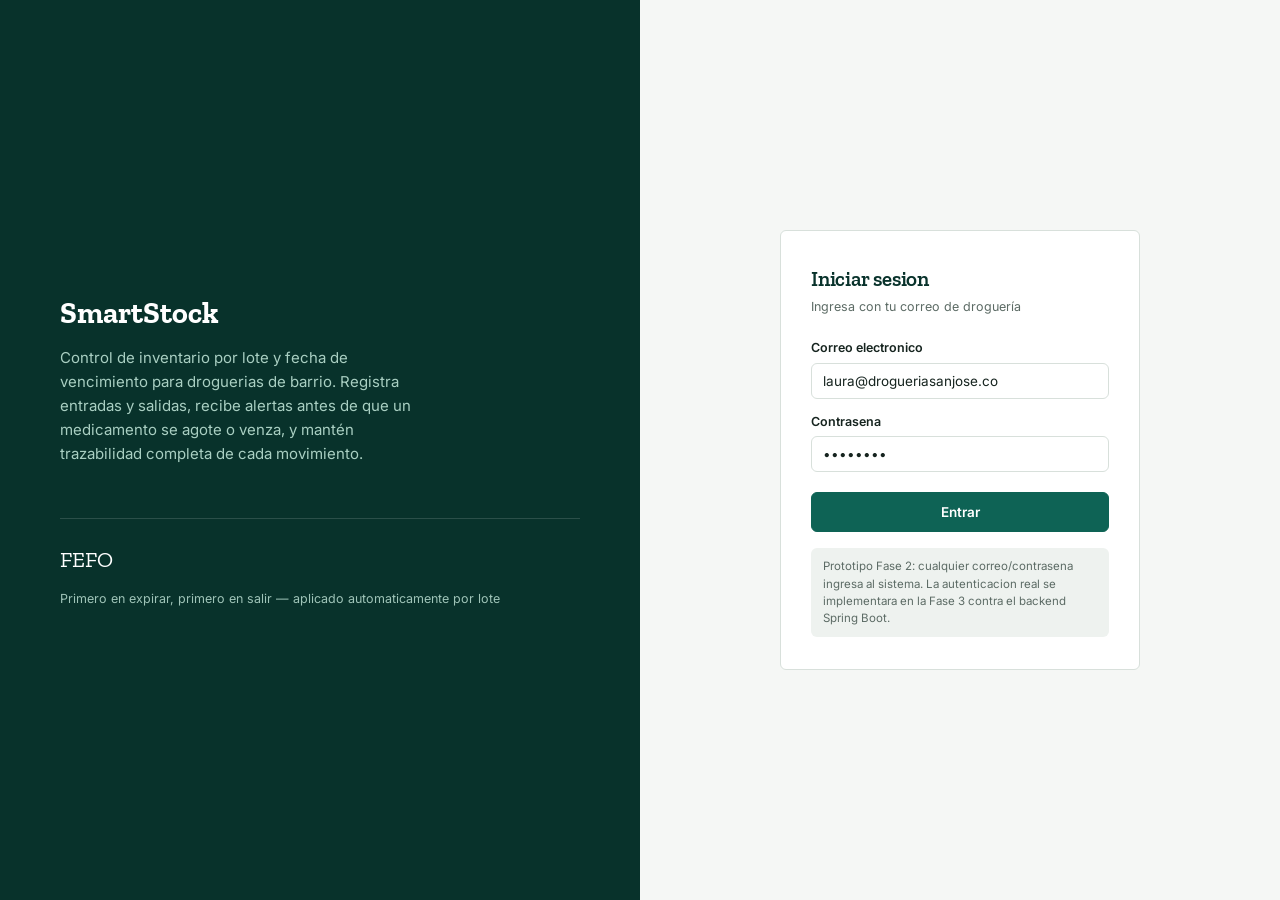
<file: frontend/index.html>
<!DOCTYPE html>
<html lang="es">
<head>
<meta charset="UTF-8">
<meta name="viewport" content="width=device-width, initial-scale=1.0">
<title>SmartStock ERP — Iniciar sesion</title>
<link rel="stylesheet" href="css/styles.css">
</head>
<body>

<div class="login-shell">
  <div class="login-side">
    <div class="mark">SmartStock</div>
    <p class="claim">
      Control de inventario por lote y fecha de vencimiento para
      droguerias de barrio. Registra entradas y salidas, recibe alertas
      antes de que un medicamento se agote o venza, y mantén trazabilidad
      completa de cada movimiento.
    </p>
    <div class="facts">
      <div class="f-title">FEFO</div>
      <div class="f-sub">Primero en expirar, primero en salir — aplicado automaticamente por lote</div>
    </div>
  </div>

  <div class="login-form-wrap">
    <div class="login-card">
      <h1>Iniciar sesion</h1>
      <p class="hint">Ingresa con tu correo de droguería</p>

      <form id="login-form">
        <div class="field">
          <label for="correo">Correo electronico</label>
          <input type="email" id="correo" placeholder="laura@drogueriasanjose.co" value="laura@drogueriasanjose.co" required>
        </div>
        <div class="field">
          <label for="password">Contrasena</label>
          <input type="password" id="password" placeholder="••••••••" value="demo1234" required>
        </div>
        <button type="submit" class="btn">Entrar</button>
      </form>

      <div class="demo-note">
        Prototipo Fase 2: cualquier correo/contrasena ingresa al sistema.
        La autenticacion real se implementara en la Fase 3 contra el
        backend Spring Boot.
      </div>
    </div>
  </div>
</div>

<script src="js/data/mock-data.js"></script>
<script src="js/models/usuario.js"></script>
<script src="js/controllers/authController.js"></script>
</body>
</html>
</file>
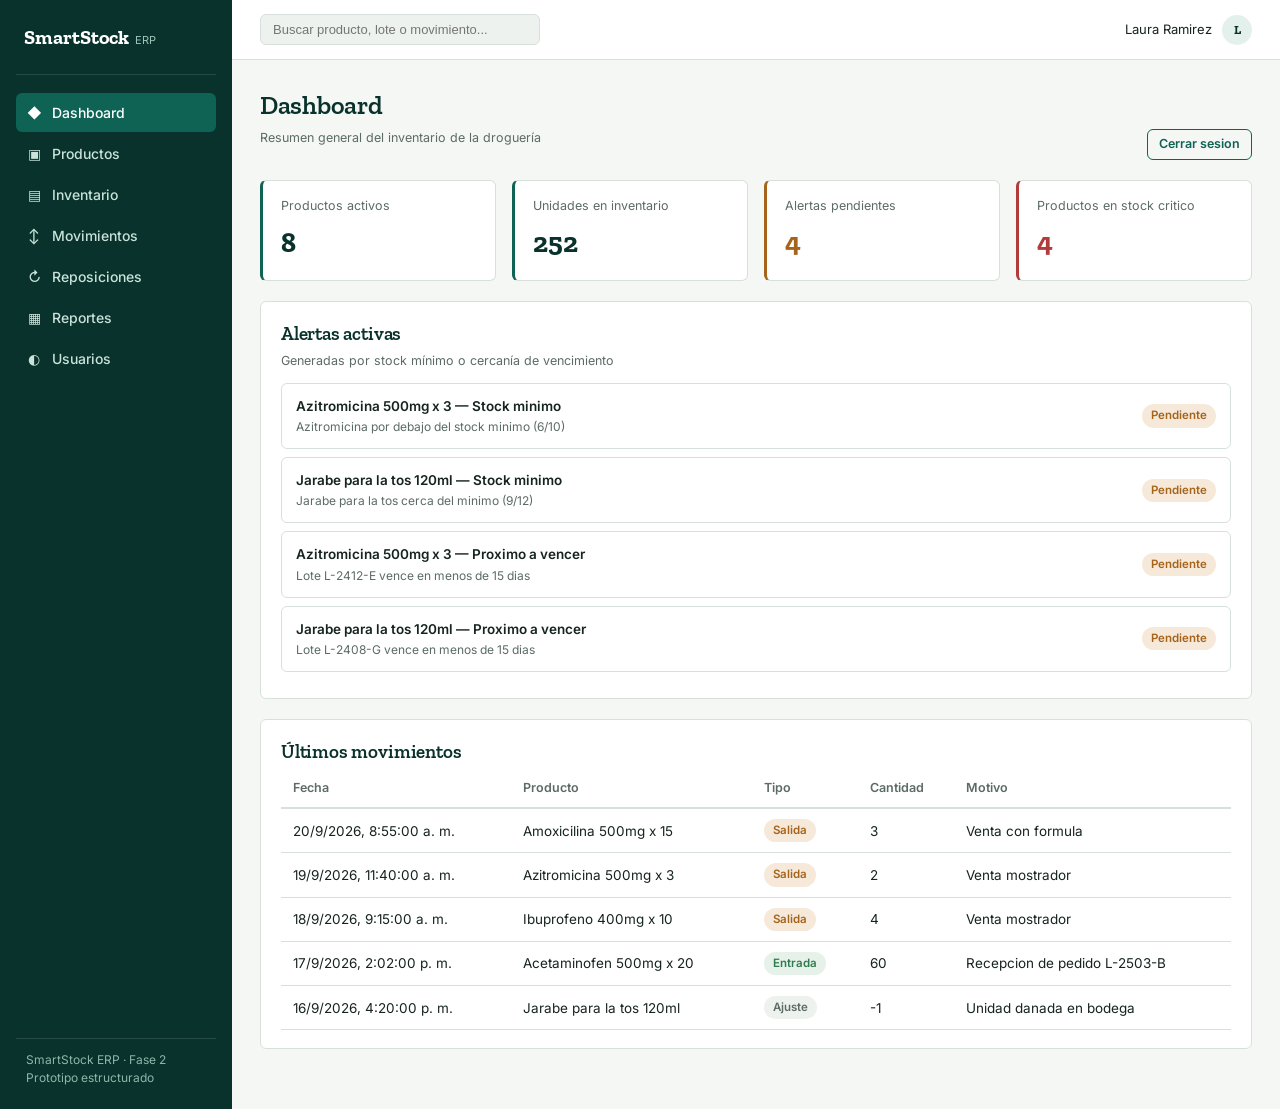
<file: frontend/pages/dashboard.html>
<!DOCTYPE html>
<html lang="es">
<head>
<meta charset="UTF-8">
<meta name="viewport" content="width=device-width, initial-scale=1.0">
<title>SmartStock ERP — Dashboard</title>
<link rel="stylesheet" href="../css/styles.css">
</head>
<body>

<div class="app-shell">
  <aside class="sidebar">
    <div class="brand">
      <span class="mark">SmartStock</span>
      <span class="tag">ERP</span>
    </div>
    <nav>
      <a href="dashboard.html"><span class="icon">◆</span> Dashboard</a>
      <a href="productos.html"><span class="icon">▣</span> Productos</a>
      <a href="inventario.html"><span class="icon">▤</span> Inventario</a>
      <a href="movimientos.html"><span class="icon">↕</span> Movimientos</a>
      <a href="reposiciones.html"><span class="icon">↻</span> Reposiciones</a>
      <a href="reportes.html"><span class="icon">▦</span> Reportes</a>
      <a href="usuarios.html"><span class="icon">◐</span> Usuarios</a>
    </nav>
    <div class="sidebar-foot">
      SmartStock ERP · Fase 2<br>Prototipo estructurado
    </div>
  </aside>

  <div class="main">
    <header class="topbar">
      <input class="search" type="text" placeholder="Buscar producto, lote o movimiento...">
      <div class="user">
        <span id="user-label">Cargando...</span>
        <div class="avatar" id="user-avatar">?</div>
      </div>
    </header>

    <main class="content">
      <div class="content-header">
        <div>
          <h1>Dashboard</h1>
          <p class="mt-0 text-muted">Resumen general del inventario de la droguería</p>
        </div>
        <a href="../index.html" class="btn btn-outline btn-sm">Cerrar sesion</a>
      </div>

      <div class="stat-row" id="dashboard-stats"></div>

      <div class="panel">
        <h2>Alertas activas</h2>
        <p class="mt-0 text-muted">Generadas por stock mínimo o cercanía de vencimiento</p>
        <div id="dashboard-alertas"></div>
      </div>

      <div class="panel">
        <h2>Últimos movimientos</h2>
        <div id="dashboard-movimientos"></div>
      </div>
    </main>
  </div>
</div>

<script src="../js/data/mock-data.js"></script>
<script src="../js/models/producto.js"></script>
<script src="../js/models/lote.js"></script>
<script src="../js/models/alerta.js"></script>
<script src="../js/models/usuario.js"></script>
<script src="../js/views/render.js"></script>
<script src="../js/controllers/navController.js"></script>
<script>
document.addEventListener("DOMContentLoaded", () => {
  const totalProductos = MOCK_PRODUCTOS.length;
  const totalUnidades = MOCK_INVENTARIO.reduce((acc, i) => acc + i.cantidad_actual, 0);
  const alertasPendientes = MOCK_ALERTAS.filter(a => a.estado === "pendiente");
  const productosEnCritico = MOCK_INVENTARIO.filter(i => {
    const p = MOCK_PRODUCTOS.find(x => x.id_producto === i.id_producto);
    return Producto.estadoStock(i.cantidad_actual, p.stock_minimo) === "critical";
  }).length;

  RenderView.statCards("dashboard-stats", [
    { label: "Productos activos", value: totalProductos },
    { label: "Unidades en inventario", value: totalUnidades },
    { label: "Alertas pendientes", value: alertasPendientes.length, estado: alertasPendientes.length ? "warning" : null },
    { label: "Productos en stock critico", value: productosEnCritico, estado: productosEnCritico ? "critical" : null },
  ]);

  RenderView.alertList("dashboard-alertas", alertasPendientes, MOCK_PRODUCTOS);

  const ultimos = [...MOCK_MOVIMIENTOS].sort((a, b) => new Date(b.fecha) - new Date(a.fecha)).slice(0, 5);
  const filas = ultimos.map(m => {
    const prod = MOCK_PRODUCTOS.find(p => p.id_producto === m.id_producto);
    const tipoBadge = {
      entrada: RenderView.badge("Entrada", "ok"),
      salida: RenderView.badge("Salida", "warning"),
      ajuste: RenderView.badge("Ajuste", "neutral"),
    }[m.tipo_movimiento];
    return [new Date(m.fecha).toLocaleString("es-CO"), prod.nombre, tipoBadge, m.cantidad, m.motivo];
  });
  RenderView.table("dashboard-movimientos", ["Fecha", "Producto", "Tipo", "Cantidad", "Motivo"], filas);
});
</script>
</body>
</html>
</file>
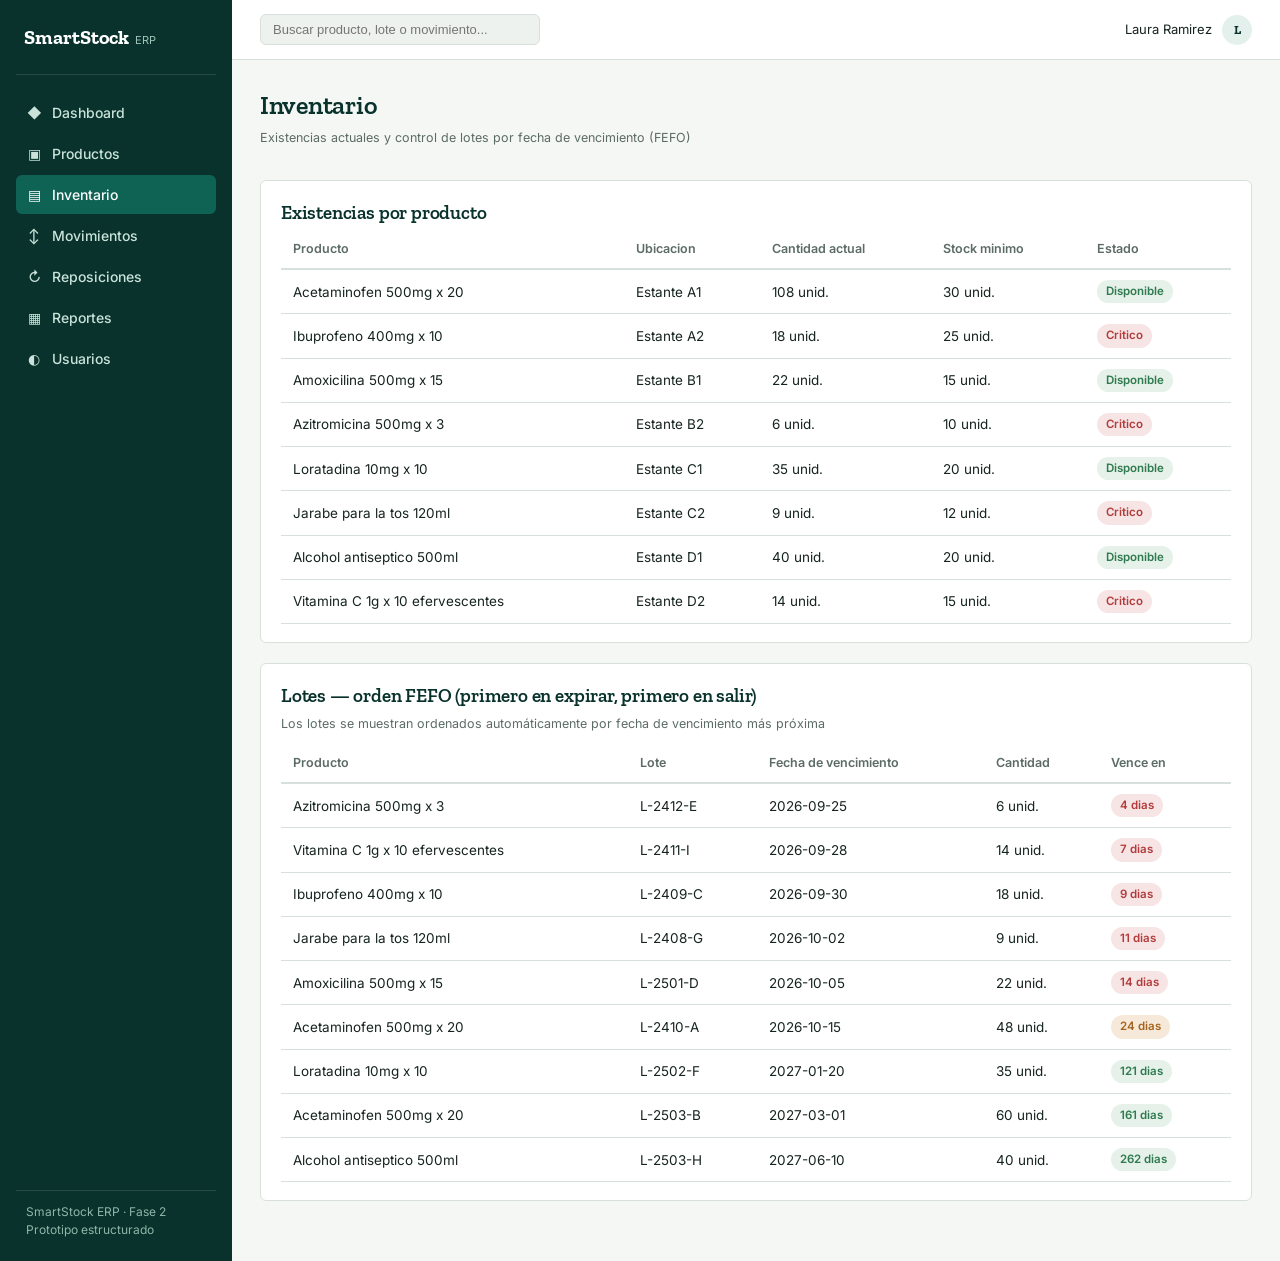
<file: frontend/pages/inventario.html>
<!DOCTYPE html>
<html lang="es">
<head>
<meta charset="UTF-8">
<meta name="viewport" content="width=device-width, initial-scale=1.0">
<title>SmartStock ERP — Inventario</title>
<link rel="stylesheet" href="../css/styles.css">
</head>
<body>

<div class="app-shell">
  <aside class="sidebar">
    <div class="brand"><span class="mark">SmartStock</span><span class="tag">ERP</span></div>
    <nav>
      <a href="dashboard.html"><span class="icon">◆</span> Dashboard</a>
      <a href="productos.html"><span class="icon">▣</span> Productos</a>
      <a href="inventario.html"><span class="icon">▤</span> Inventario</a>
      <a href="movimientos.html"><span class="icon">↕</span> Movimientos</a>
      <a href="reposiciones.html"><span class="icon">↻</span> Reposiciones</a>
      <a href="reportes.html"><span class="icon">▦</span> Reportes</a>
      <a href="usuarios.html"><span class="icon">◐</span> Usuarios</a>
    </nav>
    <div class="sidebar-foot">SmartStock ERP · Fase 2<br>Prototipo estructurado</div>
  </aside>

  <div class="main">
    <header class="topbar">
      <input class="search" type="text" placeholder="Buscar producto, lote o movimiento...">
      <div class="user"><span id="user-label">Cargando...</span><div class="avatar" id="user-avatar">?</div></div>
    </header>

    <main class="content">
      <div class="content-header">
        <div>
          <h1>Inventario</h1>
          <p class="mt-0 text-muted">Existencias actuales y control de lotes por fecha de vencimiento (FEFO)</p>
        </div>
      </div>

      <div class="panel">
        <h2>Existencias por producto</h2>
        <div id="tabla-inventario"></div>
      </div>

      <div class="panel">
        <h2>Lotes — orden FEFO (primero en expirar, primero en salir)</h2>
        <p class="mt-0 text-muted">Los lotes se muestran ordenados automáticamente por fecha de vencimiento más próxima</p>
        <div id="tabla-lotes"></div>
      </div>
    </main>
  </div>
</div>

<script src="../js/data/mock-data.js"></script>
<script src="../js/models/producto.js"></script>
<script src="../js/models/lote.js"></script>
<script src="../js/models/usuario.js"></script>
<script src="../js/views/render.js"></script>
<script src="../js/controllers/navController.js"></script>
<script src="../js/controllers/inventarioController.js"></script>
</body>
</html>
</file>
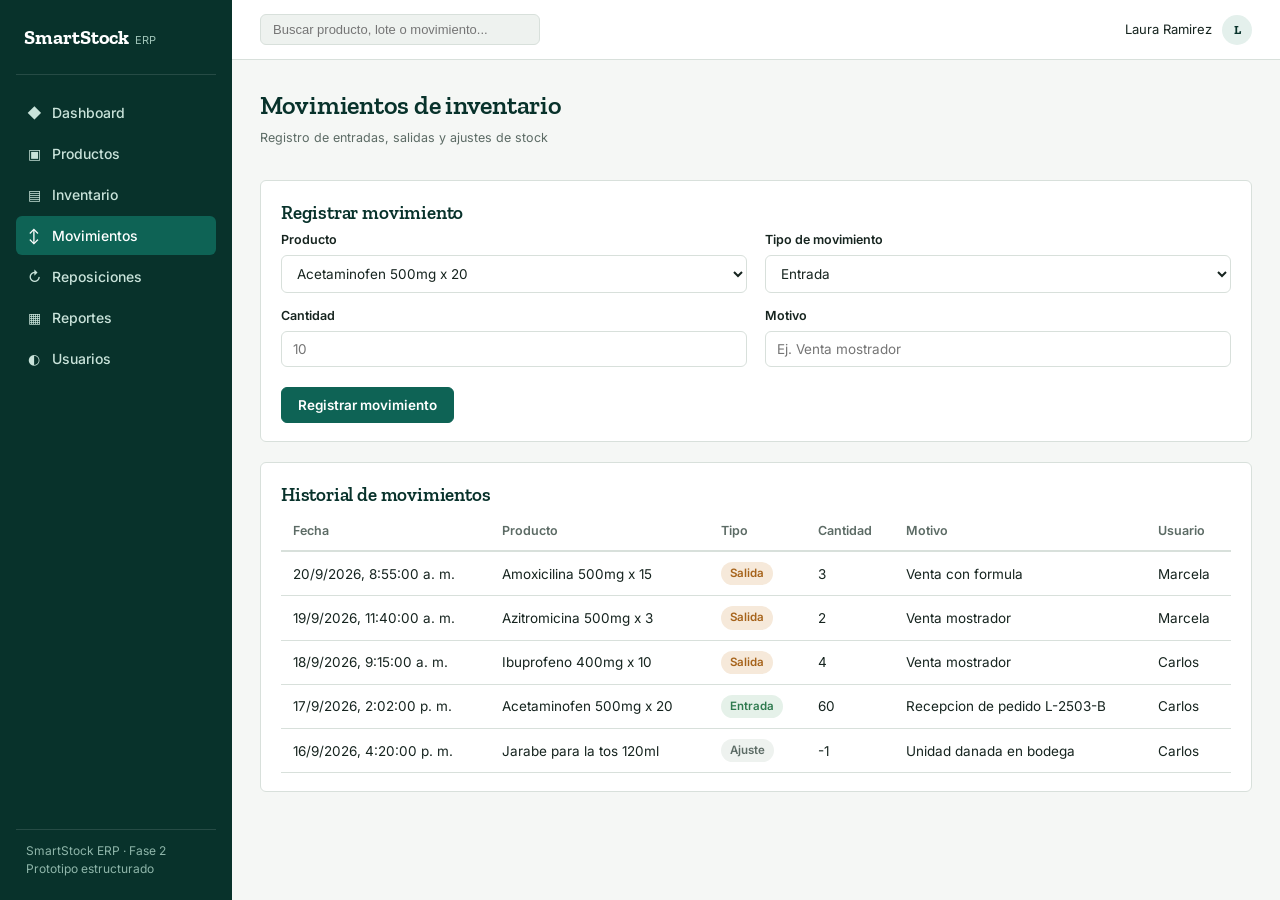
<file: frontend/pages/movimientos.html>
<!DOCTYPE html>
<html lang="es">
<head>
<meta charset="UTF-8">
<meta name="viewport" content="width=device-width, initial-scale=1.0">
<title>SmartStock ERP — Movimientos</title>
<link rel="stylesheet" href="../css/styles.css">
</head>
<body>

<div class="app-shell">
  <aside class="sidebar">
    <div class="brand"><span class="mark">SmartStock</span><span class="tag">ERP</span></div>
    <nav>
      <a href="dashboard.html"><span class="icon">◆</span> Dashboard</a>
      <a href="productos.html"><span class="icon">▣</span> Productos</a>
      <a href="inventario.html"><span class="icon">▤</span> Inventario</a>
      <a href="movimientos.html"><span class="icon">↕</span> Movimientos</a>
      <a href="reposiciones.html"><span class="icon">↻</span> Reposiciones</a>
      <a href="reportes.html"><span class="icon">▦</span> Reportes</a>
      <a href="usuarios.html"><span class="icon">◐</span> Usuarios</a>
    </nav>
    <div class="sidebar-foot">SmartStock ERP · Fase 2<br>Prototipo estructurado</div>
  </aside>

  <div class="main">
    <header class="topbar">
      <input class="search" type="text" placeholder="Buscar producto, lote o movimiento...">
      <div class="user"><span id="user-label">Cargando...</span><div class="avatar" id="user-avatar">?</div></div>
    </header>

    <main class="content">
      <div class="content-header">
        <div>
          <h1>Movimientos de inventario</h1>
          <p class="mt-0 text-muted">Registro de entradas, salidas y ajustes de stock</p>
        </div>
      </div>

      <div class="panel">
        <h2>Registrar movimiento</h2>
        <form id="form-movimiento" class="form-grid">
          <div class="field">
            <label for="mov-producto">Producto</label>
            <select id="mov-producto" required></select>
          </div>
          <div class="field">
            <label for="mov-tipo">Tipo de movimiento</label>
            <select id="mov-tipo" required>
              <option value="entrada">Entrada</option>
              <option value="salida">Salida</option>
              <option value="ajuste">Ajuste</option>
            </select>
          </div>
          <div class="field">
            <label for="mov-cantidad">Cantidad</label>
            <input type="number" id="mov-cantidad" placeholder="10" min="1" required>
          </div>
          <div class="field">
            <label for="mov-motivo">Motivo</label>
            <input type="text" id="mov-motivo" placeholder="Ej. Venta mostrador">
          </div>
          <div class="form-actions">
            <button type="submit" class="btn">Registrar movimiento</button>
          </div>
        </form>
      </div>

      <div class="panel">
        <h2>Historial de movimientos</h2>
        <div id="tabla-movimientos"></div>
      </div>
    </main>
  </div>
</div>

<script src="../js/data/mock-data.js"></script>
<script src="../js/models/usuario.js"></script>
<script src="../js/views/render.js"></script>
<script src="../js/controllers/navController.js"></script>
<script src="../js/controllers/movimientoController.js"></script>
</body>
</html>
</file>
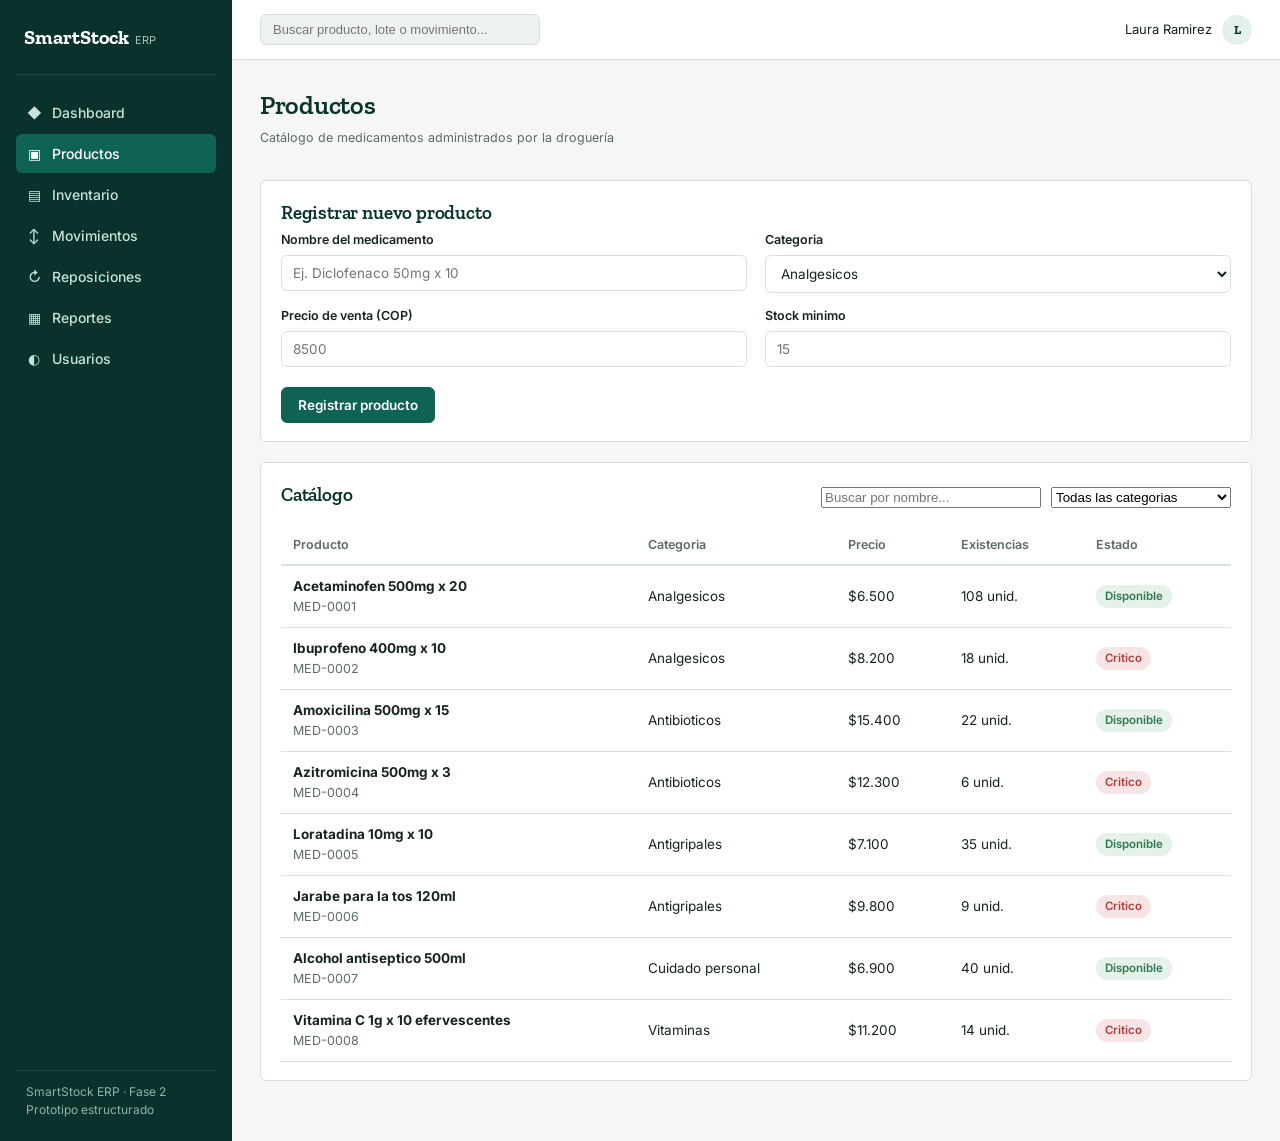
<file: frontend/pages/productos.html>
<!DOCTYPE html>
<html lang="es">
<head>
<meta charset="UTF-8">
<meta name="viewport" content="width=device-width, initial-scale=1.0">
<title>SmartStock ERP — Productos</title>
<link rel="stylesheet" href="../css/styles.css">
</head>
<body>

<div class="app-shell">
  <aside class="sidebar">
    <div class="brand"><span class="mark">SmartStock</span><span class="tag">ERP</span></div>
    <nav>
      <a href="dashboard.html"><span class="icon">◆</span> Dashboard</a>
      <a href="productos.html"><span class="icon">▣</span> Productos</a>
      <a href="inventario.html"><span class="icon">▤</span> Inventario</a>
      <a href="movimientos.html"><span class="icon">↕</span> Movimientos</a>
      <a href="reposiciones.html"><span class="icon">↻</span> Reposiciones</a>
      <a href="reportes.html"><span class="icon">▦</span> Reportes</a>
      <a href="usuarios.html"><span class="icon">◐</span> Usuarios</a>
    </nav>
    <div class="sidebar-foot">SmartStock ERP · Fase 2<br>Prototipo estructurado</div>
  </aside>

  <div class="main">
    <header class="topbar">
      <input class="search" type="text" placeholder="Buscar producto, lote o movimiento...">
      <div class="user"><span id="user-label">Cargando...</span><div class="avatar" id="user-avatar">?</div></div>
    </header>

    <main class="content">
      <div class="content-header">
        <div>
          <h1>Productos</h1>
          <p class="mt-0 text-muted">Catálogo de medicamentos administrados por la droguería</p>
        </div>
      </div>

      <div class="panel">
        <h2>Registrar nuevo producto</h2>
        <form id="form-producto" class="form-grid">
          <div class="field">
            <label for="nombre-producto">Nombre del medicamento</label>
            <input type="text" id="nombre-producto" placeholder="Ej. Diclofenaco 50mg x 10" required>
          </div>
          <div class="field">
            <label for="categoria-producto">Categoria</label>
            <select id="categoria-producto" required>
              <option value="1">Analgesicos</option>
              <option value="2">Antibioticos</option>
              <option value="3">Antigripales</option>
              <option value="4">Cuidado personal</option>
              <option value="5">Vitaminas</option>
            </select>
          </div>
          <div class="field">
            <label for="precio-producto">Precio de venta (COP)</label>
            <input type="number" id="precio-producto" placeholder="8500" min="0" required>
          </div>
          <div class="field">
            <label for="minimo-producto">Stock minimo</label>
            <input type="number" id="minimo-producto" placeholder="15" min="0" required>
          </div>
          <div class="form-actions">
            <button type="submit" class="btn">Registrar producto</button>
          </div>
        </form>
      </div>

      <div class="panel">
        <div class="flex-between" style="margin-bottom:14px;">
          <h2 class="mt-0">Catálogo</h2>
          <div style="display:flex; gap:10px;">
            <input type="text" id="buscador-producto" class="search" placeholder="Buscar por nombre..." style="width:220px;">
            <select id="filtro-categoria" class="search" style="width:180px;">
              <option value="">Todas las categorias</option>
            </select>
          </div>
        </div>
        <div id="tabla-productos"></div>
      </div>
    </main>
  </div>
</div>

<script src="../js/data/mock-data.js"></script>
<script src="../js/models/producto.js"></script>
<script src="../js/models/usuario.js"></script>
<script src="../js/views/render.js"></script>
<script src="../js/controllers/navController.js"></script>
<script src="../js/controllers/productoController.js"></script>
</body>
</html>
</file>
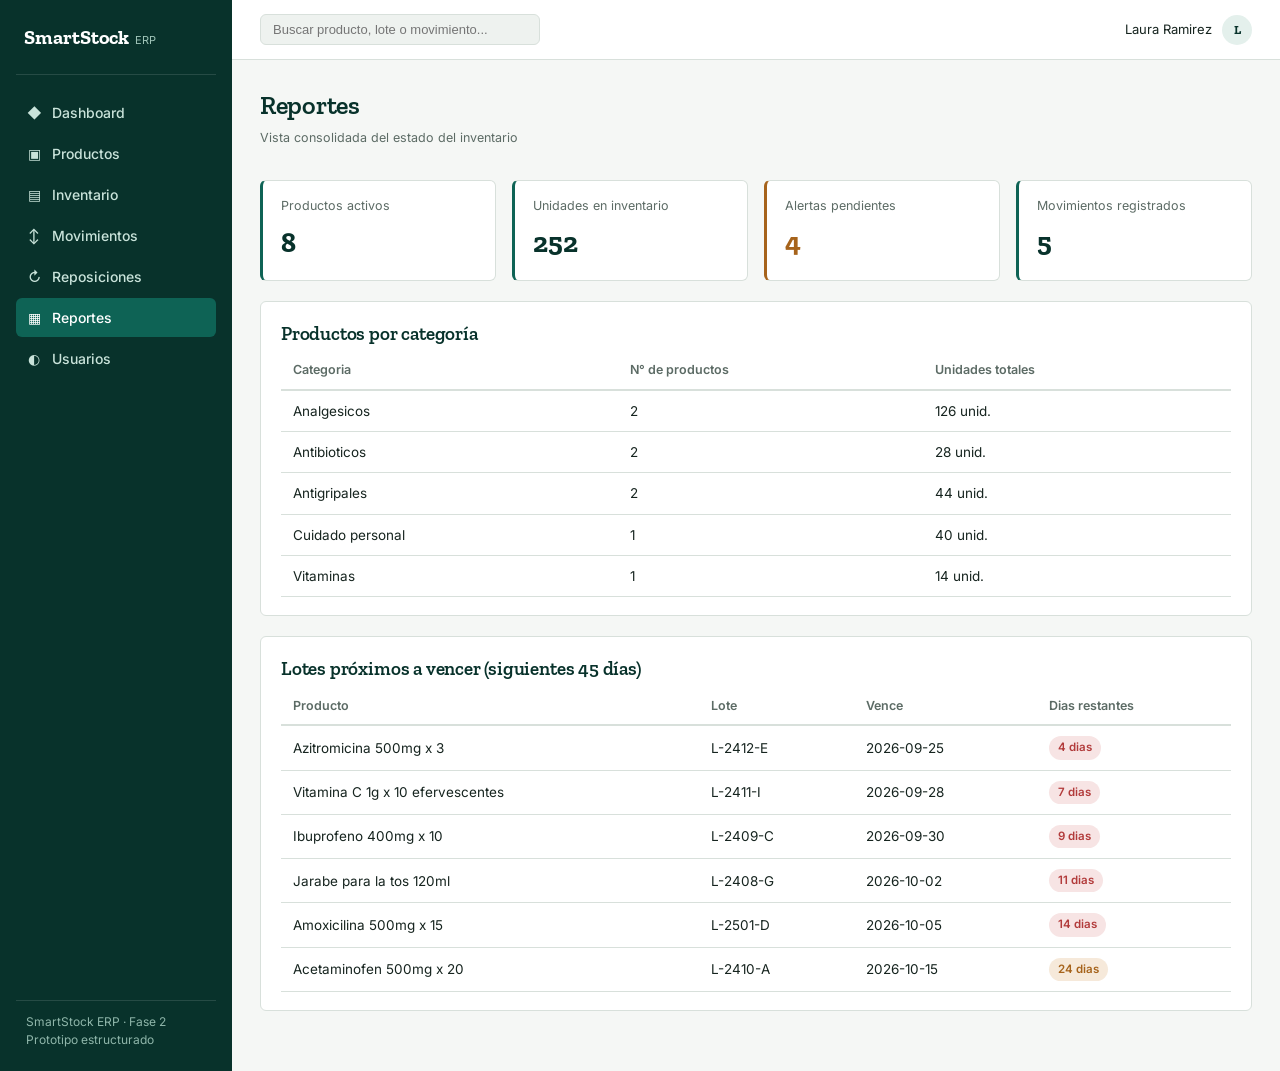
<file: frontend/pages/reportes.html>
<!DOCTYPE html>
<html lang="es">
<head>
<meta charset="UTF-8">
<meta name="viewport" content="width=device-width, initial-scale=1.0">
<title>SmartStock ERP — Reportes</title>
<link rel="stylesheet" href="../css/styles.css">
</head>
<body>

<div class="app-shell">
  <aside class="sidebar">
    <div class="brand"><span class="mark">SmartStock</span><span class="tag">ERP</span></div>
    <nav>
      <a href="dashboard.html"><span class="icon">◆</span> Dashboard</a>
      <a href="productos.html"><span class="icon">▣</span> Productos</a>
      <a href="inventario.html"><span class="icon">▤</span> Inventario</a>
      <a href="movimientos.html"><span class="icon">↕</span> Movimientos</a>
      <a href="reposiciones.html"><span class="icon">↻</span> Reposiciones</a>
      <a href="reportes.html"><span class="icon">▦</span> Reportes</a>
      <a href="usuarios.html"><span class="icon">◐</span> Usuarios</a>
    </nav>
    <div class="sidebar-foot">SmartStock ERP · Fase 2<br>Prototipo estructurado</div>
  </aside>

  <div class="main">
    <header class="topbar">
      <input class="search" type="text" placeholder="Buscar producto, lote o movimiento...">
      <div class="user"><span id="user-label">Cargando...</span><div class="avatar" id="user-avatar">?</div></div>
    </header>

    <main class="content">
      <div class="content-header">
        <div>
          <h1>Reportes</h1>
          <p class="mt-0 text-muted">Vista consolidada del estado del inventario</p>
        </div>
      </div>

      <div class="stat-row" id="reporte-resumen"></div>

      <div class="panel">
        <h2>Productos por categoría</h2>
        <div id="tabla-reporte-categorias"></div>
      </div>

      <div class="panel">
        <h2>Lotes próximos a vencer (siguientes 45 días)</h2>
        <div id="tabla-reporte-vencimientos"></div>
      </div>
    </main>
  </div>
</div>

<script src="../js/data/mock-data.js"></script>
<script src="../js/models/producto.js"></script>
<script src="../js/models/lote.js"></script>
<script src="../js/models/usuario.js"></script>
<script src="../js/views/render.js"></script>
<script src="../js/controllers/navController.js"></script>
<script src="../js/controllers/reporteController.js"></script>
</body>
</html>
</file>
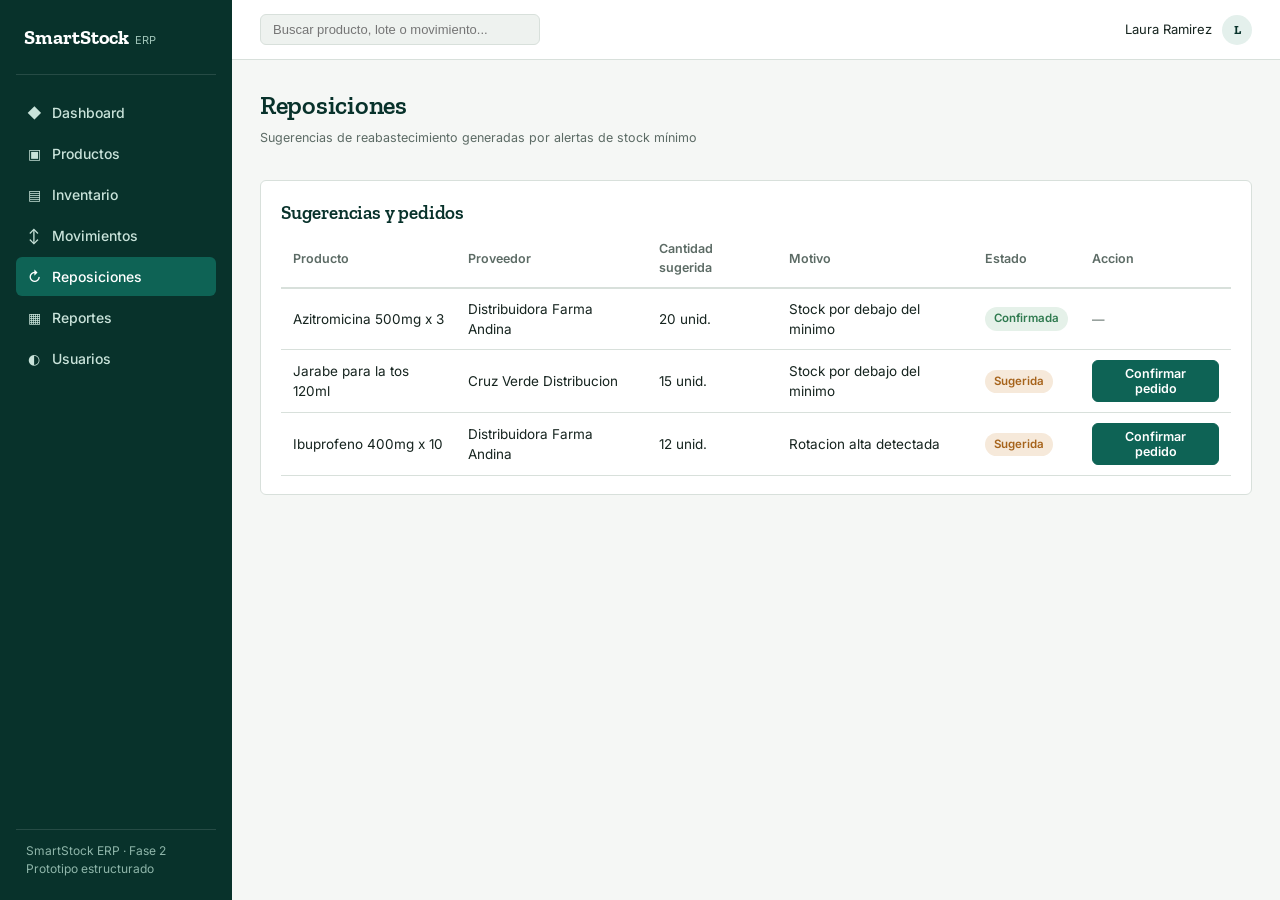
<file: frontend/pages/reposiciones.html>
<!DOCTYPE html>
<html lang="es">
<head>
<meta charset="UTF-8">
<meta name="viewport" content="width=device-width, initial-scale=1.0">
<title>SmartStock ERP — Reposiciones</title>
<link rel="stylesheet" href="../css/styles.css">
</head>
<body>

<div class="app-shell">
  <aside class="sidebar">
    <div class="brand"><span class="mark">SmartStock</span><span class="tag">ERP</span></div>
    <nav>
      <a href="dashboard.html"><span class="icon">◆</span> Dashboard</a>
      <a href="productos.html"><span class="icon">▣</span> Productos</a>
      <a href="inventario.html"><span class="icon">▤</span> Inventario</a>
      <a href="movimientos.html"><span class="icon">↕</span> Movimientos</a>
      <a href="reposiciones.html"><span class="icon">↻</span> Reposiciones</a>
      <a href="reportes.html"><span class="icon">▦</span> Reportes</a>
      <a href="usuarios.html"><span class="icon">◐</span> Usuarios</a>
    </nav>
    <div class="sidebar-foot">SmartStock ERP · Fase 2<br>Prototipo estructurado</div>
  </aside>

  <div class="main">
    <header class="topbar">
      <input class="search" type="text" placeholder="Buscar producto, lote o movimiento...">
      <div class="user"><span id="user-label">Cargando...</span><div class="avatar" id="user-avatar">?</div></div>
    </header>

    <main class="content">
      <div class="content-header">
        <div>
          <h1>Reposiciones</h1>
          <p class="mt-0 text-muted">Sugerencias de reabastecimiento generadas por alertas de stock mínimo</p>
        </div>
      </div>

      <div class="panel">
        <h2>Sugerencias y pedidos</h2>
        <div id="tabla-reposiciones"></div>
      </div>
    </main>
  </div>
</div>

<script src="../js/data/mock-data.js"></script>
<script src="../js/models/usuario.js"></script>
<script src="../js/views/render.js"></script>
<script src="../js/controllers/navController.js"></script>
<script src="../js/controllers/reposicionController.js"></script>
</body>
</html>
</file>
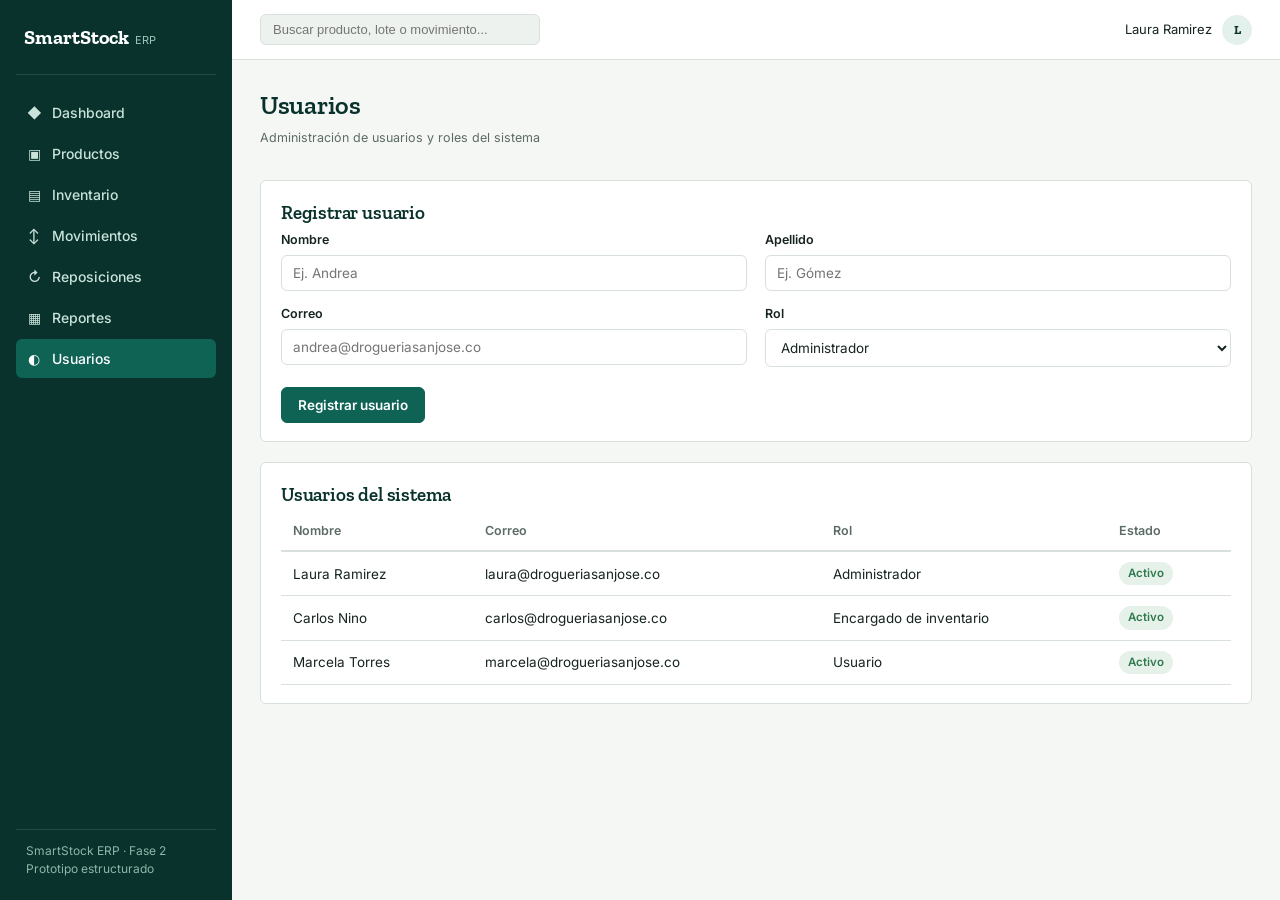
<file: frontend/pages/usuarios.html>
<!DOCTYPE html>
<html lang="es">
<head>
<meta charset="UTF-8">
<meta name="viewport" content="width=device-width, initial-scale=1.0">
<title>SmartStock ERP — Usuarios</title>
<link rel="stylesheet" href="../css/styles.css">
</head>
<body>

<div class="app-shell">
  <aside class="sidebar">
    <div class="brand"><span class="mark">SmartStock</span><span class="tag">ERP</span></div>
    <nav>
      <a href="dashboard.html"><span class="icon">◆</span> Dashboard</a>
      <a href="productos.html"><span class="icon">▣</span> Productos</a>
      <a href="inventario.html"><span class="icon">▤</span> Inventario</a>
      <a href="movimientos.html"><span class="icon">↕</span> Movimientos</a>
      <a href="reposiciones.html"><span class="icon">↻</span> Reposiciones</a>
      <a href="reportes.html"><span class="icon">▦</span> Reportes</a>
      <a href="usuarios.html"><span class="icon">◐</span> Usuarios</a>
    </nav>
    <div class="sidebar-foot">SmartStock ERP · Fase 2<br>Prototipo estructurado</div>
  </aside>

  <div class="main">
    <header class="topbar">
      <input class="search" type="text" placeholder="Buscar producto, lote o movimiento...">
      <div class="user"><span id="user-label">Cargando...</span><div class="avatar" id="user-avatar">?</div></div>
    </header>

    <main class="content">
      <div class="content-header">
        <div>
          <h1>Usuarios</h1>
          <p class="mt-0 text-muted">Administración de usuarios y roles del sistema</p>
        </div>
      </div>

      <div class="panel">
        <h2>Registrar usuario</h2>
        <form id="form-usuario" class="form-grid">
          <div class="field">
            <label for="nombre-usuario">Nombre</label>
            <input type="text" id="nombre-usuario" placeholder="Ej. Andrea" required>
          </div>
          <div class="field">
            <label for="apellido-usuario">Apellido</label>
            <input type="text" id="apellido-usuario" placeholder="Ej. Gómez" required>
          </div>
          <div class="field">
            <label for="correo-usuario">Correo</label>
            <input type="email" id="correo-usuario" placeholder="andrea@drogueriasanjose.co" required>
          </div>
          <div class="field">
            <label for="rol-usuario">Rol</label>
            <select id="rol-usuario" required></select>
          </div>
          <div class="form-actions">
            <button type="submit" class="btn">Registrar usuario</button>
          </div>
        </form>
      </div>

      <div class="panel">
        <h2>Usuarios del sistema</h2>
        <div id="tabla-usuarios"></div>
      </div>
    </main>
  </div>
</div>

<script src="../js/data/mock-data.js"></script>
<script src="../js/models/usuario.js"></script>
<script src="../js/views/render.js"></script>
<script src="../js/controllers/navController.js"></script>
<script src="../js/controllers/usuarioController.js"></script>
</body>
</html>
</file>
<file: frontend/css/styles.css>
/* ============================================================
   SmartStock ERP — Sistema de diseño
   Paleta clinica-confiable con acentos de etiqueta de farmacia.
   Tipografia: Zilla Slab (titulos, evoca rotulos de frasco/caja)
               + Inter (datos, tablas, formularios)
   ============================================================ */

@import url('https://fonts.googleapis.com/css2?family=Zilla+Slab:wght@500;600;700&family=Inter:wght@400;500;600;700&display=swap');

:root {
  /* Color */
  --bg: #F5F7F5;
  --surface: #FFFFFF;
  --surface-sunken: #EEF2EF;
  --ink: #16241F;
  --ink-muted: #5C6B65;
  --border: #D8E0DB;
  --brand: #0E6355;
  --brand-ink: #08322B;
  --brand-soft: #E4F0EC;
  --warning: #A6631B;
  --warning-soft: #F6E9DA;
  --critical: #B23B3B;
  --critical-soft: #F7E4E4;
  --success: #2F7A4F;
  --success-soft: #E5F1E9;

  /* Type */
  --font-display: "Zilla Slab", Georgia, serif;
  --font-body: "Inter", -apple-system, Segoe UI, sans-serif;

  /* Layout */
  --sidebar-w: 232px;
  --radius: 6px;
}

* { box-sizing: border-box; }

html, body {
  margin: 0;
  padding: 0;
  background: var(--bg);
  color: var(--ink);
  font-family: var(--font-body);
  font-size: 15px;
  line-height: 1.5;
}

h1, h2, h3, h4 {
  font-family: var(--font-display);
  font-weight: 600;
  color: var(--brand-ink);
  margin: 0 0 4px 0;
  letter-spacing: -0.01em;
}

h1 { font-size: 26px; }
h2 { font-size: 19px; }
h3 { font-size: 16px; }

p { margin: 0 0 12px 0; color: var(--ink-muted); }

a { color: var(--brand); text-decoration: none; }
a:hover { text-decoration: underline; }

button {
  font-family: var(--font-body);
  cursor: pointer;
}

/* Focus visibility (accesibilidad) */
a:focus-visible, button:focus-visible, input:focus-visible, select:focus-visible {
  outline: 2px solid var(--brand);
  outline-offset: 2px;
}

/* ---------- Layout con sidebar + topbar ---------- */

.app-shell {
  display: grid;
  grid-template-columns: var(--sidebar-w) 1fr;
  min-height: 100vh;
}

.sidebar {
  background: var(--brand-ink);
  color: #DDEEE8;
  padding: 22px 16px;
  display: flex;
  flex-direction: column;
  gap: 4px;
}

.sidebar .brand {
  display: flex;
  align-items: baseline;
  gap: 6px;
  padding: 0 8px 22px 8px;
  border-bottom: 1px solid rgba(255,255,255,0.12);
  margin-bottom: 14px;
}

.sidebar .brand .mark {
  font-family: var(--font-display);
  font-weight: 700;
  font-size: 20px;
  color: #FFFFFF;
}

.sidebar .brand .tag {
  font-size: 11px;
  color: #9FC4B8;
}

.sidebar nav { display: flex; flex-direction: column; gap: 2px; }

.sidebar nav a {
  color: #C9E3DA;
  padding: 9px 10px;
  border-radius: var(--radius);
  font-size: 14px;
  font-weight: 500;
  display: flex;
  align-items: center;
  gap: 10px;
  transition: background 0.12s ease, color 0.12s ease;
}

.sidebar nav a:hover {
  background: rgba(255,255,255,0.08);
  text-decoration: none;
  color: #FFFFFF;
}

.sidebar nav a.active {
  background: var(--brand);
  color: #FFFFFF;
}

.sidebar .icon {
  width: 16px;
  text-align: center;
  font-family: var(--font-body);
}

.sidebar .sidebar-foot {
  margin-top: auto;
  padding: 12px 10px 0 10px;
  border-top: 1px solid rgba(255,255,255,0.12);
  font-size: 12px;
  color: #8FB6AA;
}

.main {
  display: flex;
  flex-direction: column;
  min-width: 0;
}

.topbar {
  background: var(--surface);
  border-bottom: 1px solid var(--border);
  padding: 14px 28px;
  display: flex;
  align-items: center;
  justify-content: space-between;
}

.topbar .search {
  border: 1px solid var(--border);
  border-radius: var(--radius);
  padding: 7px 12px;
  font-size: 13px;
  width: 280px;
  color: var(--ink-muted);
  background: var(--surface-sunken);
}

.topbar .user {
  display: flex;
  align-items: center;
  gap: 10px;
  font-size: 13px;
}

.topbar .user .avatar {
  width: 30px;
  height: 30px;
  border-radius: 50%;
  background: var(--brand-soft);
  color: var(--brand-ink);
  display: flex;
  align-items: center;
  justify-content: center;
  font-weight: 700;
  font-family: var(--font-display);
}

.content {
  padding: 26px 28px 60px 28px;
  flex: 1;
}

.content-header {
  display: flex;
  align-items: flex-end;
  justify-content: space-between;
  margin-bottom: 20px;
  flex-wrap: wrap;
  gap: 12px;
}

/* ---------- Botones ---------- */

.btn {
  border: 1px solid var(--brand);
  background: var(--brand);
  color: #fff;
  padding: 9px 16px;
  border-radius: var(--radius);
  font-size: 13.5px;
  font-weight: 600;
  transition: background 0.12s ease;
}

.btn:hover { background: var(--brand-ink); }

.btn-outline {
  background: transparent;
  color: var(--brand);
}

.btn-outline:hover { background: var(--brand-soft); }

.btn-sm { padding: 5px 11px; font-size: 12.5px; }

/* ---------- Paneles / tarjetas ---------- */

.panel {
  background: var(--surface);
  border: 1px solid var(--border);
  border-radius: var(--radius);
  padding: 18px 20px;
}

.panel + .panel { margin-top: 20px; }

.stat-row {
  display: grid;
  grid-template-columns: repeat(4, 1fr);
  gap: 16px;
  margin-bottom: 20px;
}

.stat-card {
  background: var(--surface);
  border: 1px solid var(--border);
  border-left: 3px solid var(--brand);
  border-radius: var(--radius);
  padding: 16px 18px;
}

.stat-card.is-warning { border-left-color: var(--warning); }
.stat-card.is-critical { border-left-color: var(--critical); }

.stat-card .label {
  font-size: 12.5px;
  color: var(--ink-muted);
  margin-bottom: 6px;
}

.stat-card .value {
  font-family: var(--font-display);
  font-size: 28px;
  font-weight: 700;
  color: var(--brand-ink);
}

.stat-card.is-warning .value { color: var(--warning); }
.stat-card.is-critical .value { color: var(--critical); }

/* ---------- Tablas ---------- */

table {
  width: 100%;
  border-collapse: collapse;
  font-size: 13.5px;
}

thead th {
  text-align: left;
  padding: 9px 12px;
  border-bottom: 2px solid var(--border);
  color: var(--ink-muted);
  font-weight: 600;
  font-size: 12.5px;
}

tbody td {
  padding: 10px 12px;
  border-bottom: 1px solid var(--border);
}

tbody tr:hover { background: var(--surface-sunken); }

.badge {
  display: inline-block;
  padding: 3px 9px;
  border-radius: 999px;
  font-size: 11.5px;
  font-weight: 600;
}

.badge-ok { background: var(--success-soft); color: var(--success); }
.badge-warning { background: var(--warning-soft); color: var(--warning); }
.badge-critical { background: var(--critical-soft); color: var(--critical); }
.badge-neutral { background: var(--surface-sunken); color: var(--ink-muted); }

/* ---------- Formularios ---------- */

.form-grid {
  display: grid;
  grid-template-columns: 1fr 1fr;
  gap: 14px 18px;
}

.field { display: flex; flex-direction: column; gap: 5px; }
.field.full { grid-column: 1 / -1; }

.field label {
  font-size: 12.5px;
  font-weight: 600;
  color: var(--ink);
}

.field input, .field select, .field textarea {
  border: 1px solid var(--border);
  border-radius: var(--radius);
  padding: 9px 11px;
  font-family: var(--font-body);
  font-size: 13.5px;
  background: var(--surface);
  color: var(--ink);
}

.field textarea { resize: vertical; min-height: 70px; }

.form-actions {
  grid-column: 1 / -1;
  display: flex;
  gap: 10px;
  margin-top: 6px;
}

/* ---------- Alertas / listas ---------- */

.alert-item {
  display: flex;
  align-items: center;
  justify-content: space-between;
  padding: 12px 14px;
  border: 1px solid var(--border);
  border-radius: var(--radius);
  margin-bottom: 8px;
}

.alert-item .meta { display: flex; flex-direction: column; gap: 2px; }
.alert-item .meta .title { font-weight: 600; font-size: 13.5px; }
.alert-item .meta .sub { font-size: 12px; color: var(--ink-muted); }

/* ---------- Login ---------- */

.login-shell {
  min-height: 100vh;
  display: grid;
  grid-template-columns: 1fr 1fr;
  background: var(--brand-ink);
}

.login-side {
  display: flex;
  flex-direction: column;
  justify-content: center;
  padding: 60px;
  color: #DDEEE8;
}

.login-side .mark {
  font-family: var(--font-display);
  font-size: 30px;
  font-weight: 700;
  color: #fff;
  margin-bottom: 10px;
}

.login-side .claim {
  font-size: 15px;
  color: #A9CFC2;
  max-width: 360px;
  line-height: 1.6;
}

.login-side .facts {
  margin-top: 40px;
  display: flex;
  flex-direction: column;
  gap: 14px;
  border-top: 1px solid rgba(255,255,255,0.14);
  padding-top: 24px;
}

.login-side .facts .f-title { font-family: var(--font-display); font-size: 22px; color: #fff; }
.login-side .facts .f-sub { font-size: 12.5px; color: #9FC4B8; }

.login-form-wrap {
  background: var(--bg);
  display: flex;
  align-items: center;
  justify-content: center;
  padding: 40px;
}

.login-card {
  width: 100%;
  max-width: 360px;
  background: var(--surface);
  border: 1px solid var(--border);
  border-radius: var(--radius);
  padding: 32px 30px;
}

.login-card h1 { font-size: 21px; margin-bottom: 4px; }
.login-card .hint { font-size: 12.5px; margin-bottom: 22px; }

.login-card .field { margin-bottom: 14px; }

.login-card .btn { width: 100%; margin-top: 6px; padding: 11px; }

.login-card .demo-note {
  margin-top: 16px;
  font-size: 11.5px;
  color: var(--ink-muted);
  background: var(--surface-sunken);
  border-radius: var(--radius);
  padding: 10px 12px;
}

/* ---------- Utilidades ---------- */

.text-muted { color: var(--ink-muted); font-size: 12.5px; }
.flex-between { display: flex; align-items: center; justify-content: space-between; }
.mt-0 { margin-top: 0; }

/* ---------- Responsive ---------- */

@media (max-width: 900px) {
  .app-shell { grid-template-columns: 1fr; }
  .sidebar { display: none; }
  .stat-row { grid-template-columns: repeat(2, 1fr); }
  .form-grid { grid-template-columns: 1fr; }
  .login-shell { grid-template-columns: 1fr; }
  .login-side { display: none; }
}

@media (prefers-reduced-motion: reduce) {
  * { transition: none !important; animation: none !important; }
}
</file>
